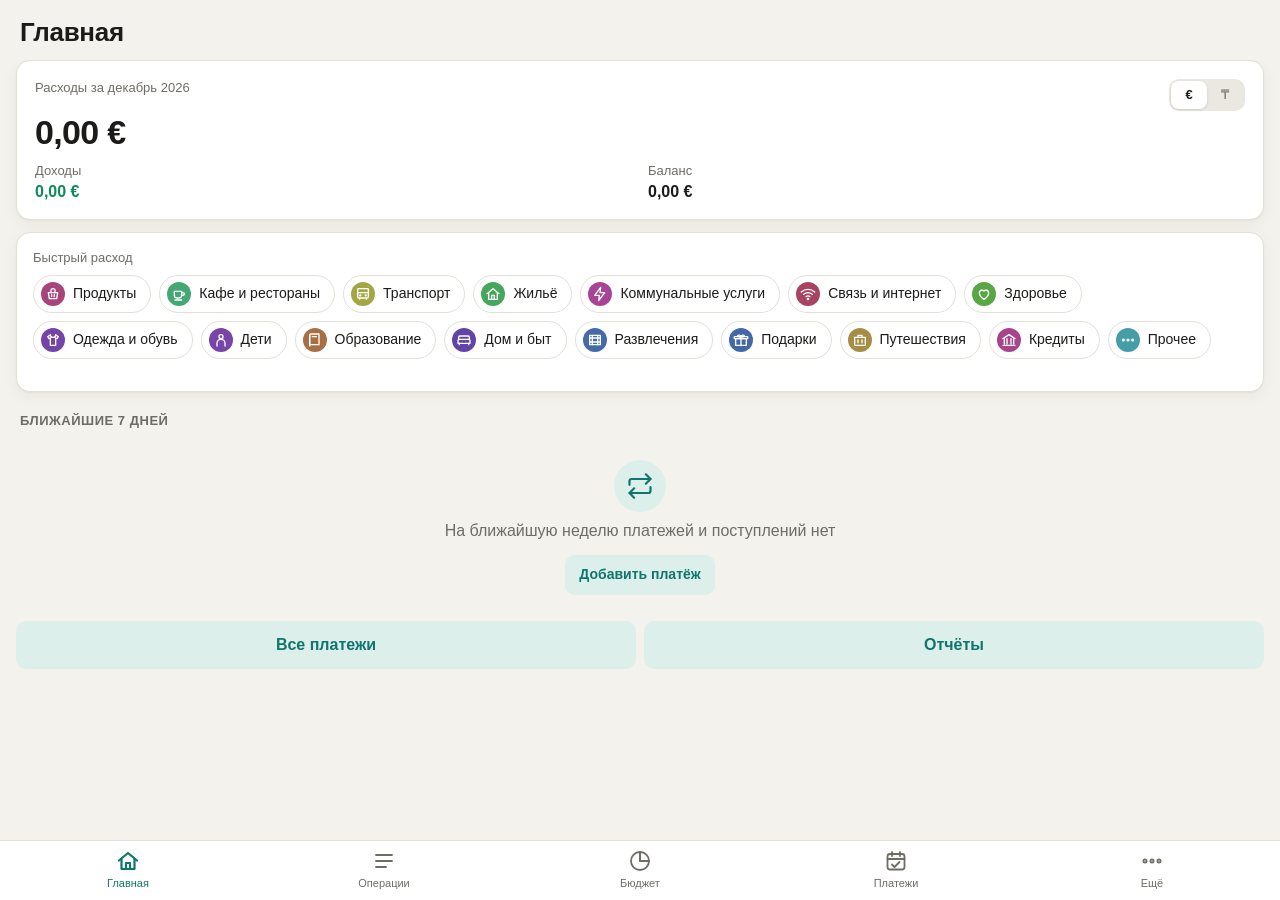
<file: index.html>
<!doctype html>
<html lang="ru">
<head>
  <meta charset="utf-8">
  <meta name="viewport" content="width=device-width, initial-scale=1, viewport-fit=cover">
  <meta name="color-scheme" content="light dark">
  <meta name="theme-color" content="#f4f2ed" media="(prefers-color-scheme: light)">
  <meta name="theme-color" content="#151715" media="(prefers-color-scheme: dark)">
  <meta name="apple-mobile-web-app-capable" content="yes">
  <meta name="apple-mobile-web-app-status-bar-style" content="default">
  <meta name="apple-mobile-web-app-title" content="Финансы">
  <title>Финансы</title>
  <link rel="manifest" href="manifest.webmanifest">
  <link rel="icon" href="icons/icon.svg" type="image/svg+xml">
  <link rel="apple-touch-icon" href="icons/apple-touch-icon.png">
  <link rel="stylesheet" href="src/styles.css">
</head>
<body>
  <header class="topbar">
    <a id="back-link" class="back-link" href="#/" hidden><span aria-hidden="true">‹</span> Назад</a>
    <h1 id="page-title">Главная</h1>
  </header>

  <main id="view" class="view" aria-live="polite"></main>

  <nav class="tabbar" aria-label="Разделы">
    <a href="#/" data-route="/" class="tab">
      <svg viewBox="0 0 24 24" aria-hidden="true"><path d="M3 11.5 12 4l9 7.5"/><path d="M5.5 10v10h13V10"/><path d="M10 20v-6h4v6"/></svg>
      <span>Главная</span>
    </a>
    <a href="#/operations" data-route="/operations" class="tab">
      <svg viewBox="0 0 24 24" aria-hidden="true"><path d="M4 6h16M4 12h16M4 18h10"/></svg>
      <span>Операции</span>
    </a>
    <a href="#/budget" data-route="/budget" class="tab">
      <svg viewBox="0 0 24 24" aria-hidden="true"><path d="M12 3a9 9 0 1 0 9 9h-9z"/><path d="M12 3v9h9a9 9 0 0 0-9-9z"/></svg>
      <span>Бюджет</span>
    </a>
    <a href="#/payments" data-route="/payments" class="tab">
      <svg viewBox="0 0 24 24" aria-hidden="true"><rect x="3.5" y="5" width="17" height="15.5" rx="2.5"/><path d="M3.5 10h17M8 3v4M16 3v4"/><path d="M8 15.5l2.5 2.5 5-5"/></svg>
      <span>Платежи</span>
    </a>
    <a href="#/more" data-route="/more" class="tab">
      <svg viewBox="0 0 24 24" aria-hidden="true"><circle cx="5" cy="12" r="1.6"/><circle cx="12" cy="12" r="1.6"/><circle cx="19" cy="12" r="1.6"/></svg>
      <span>Ещё</span>
    </a>
  </nav>

  <script type="module" src="src/app.js"></script>
</body>
</html>
</file>
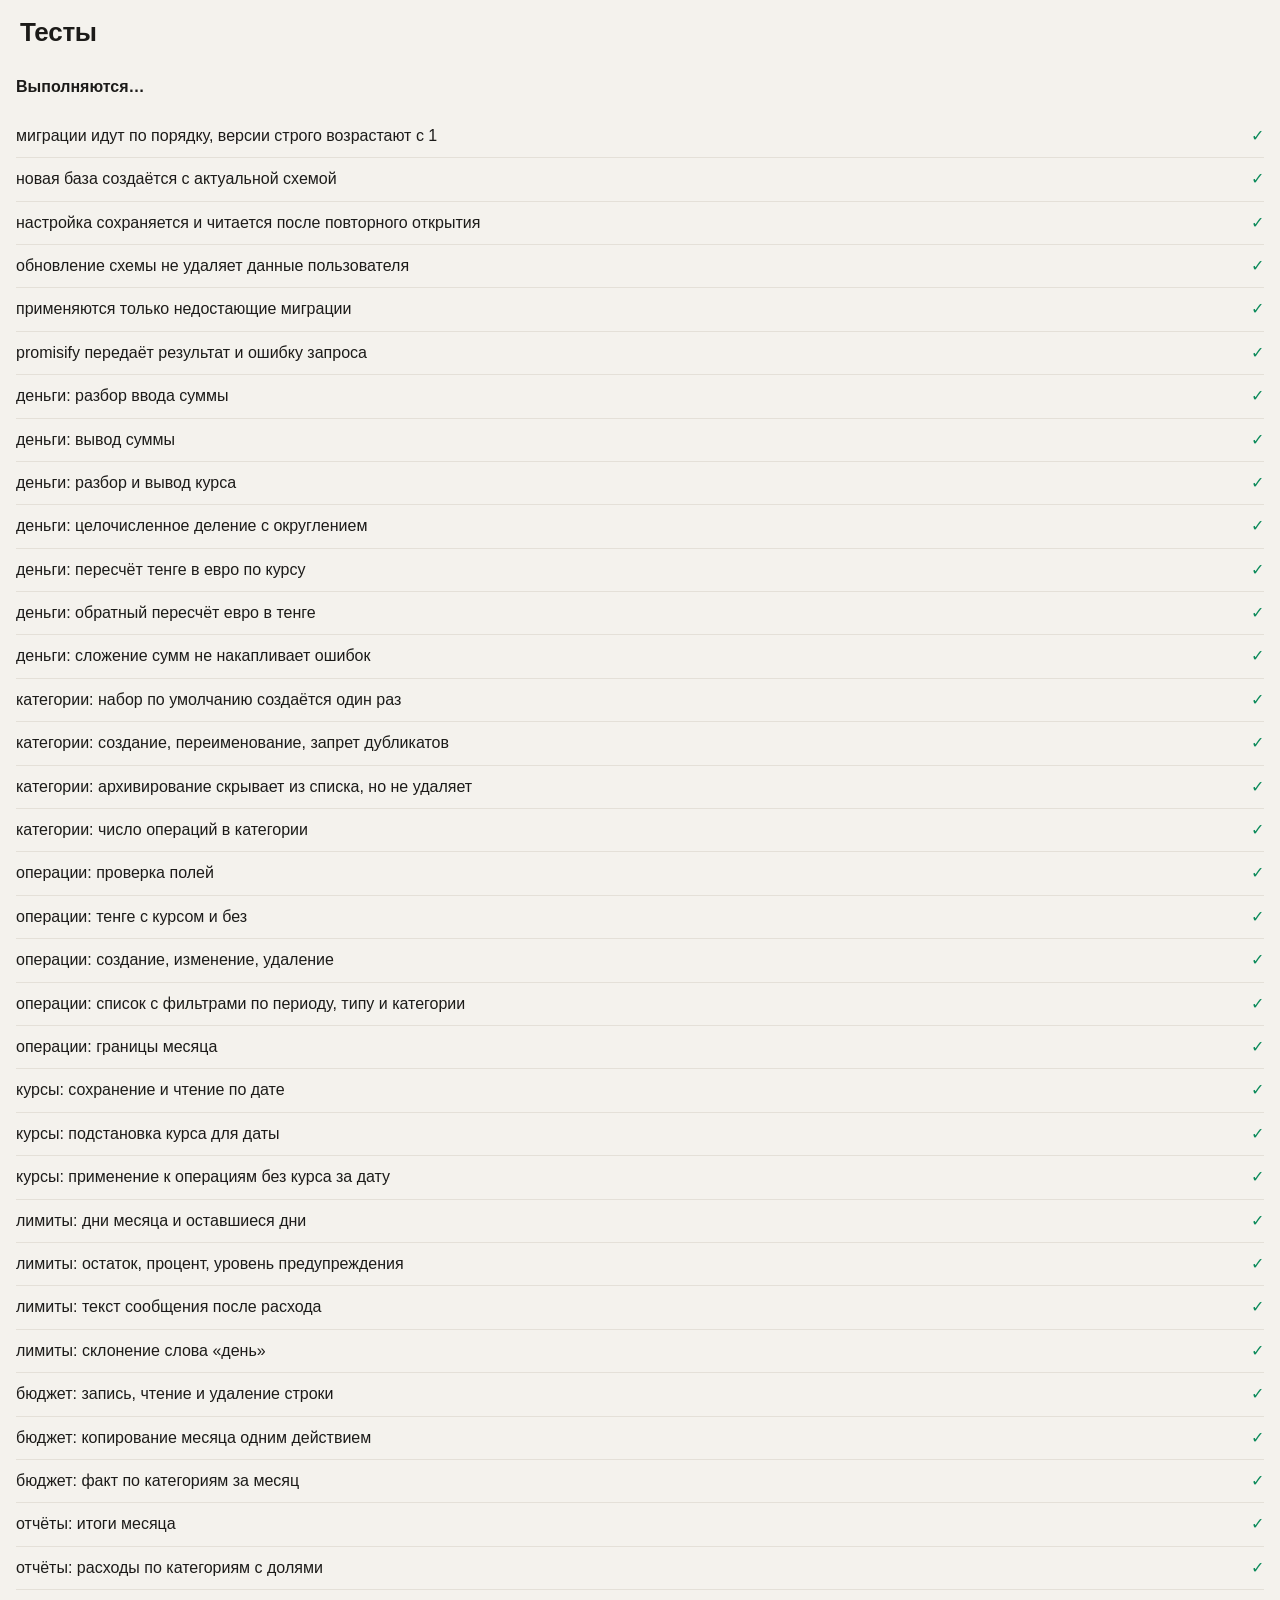
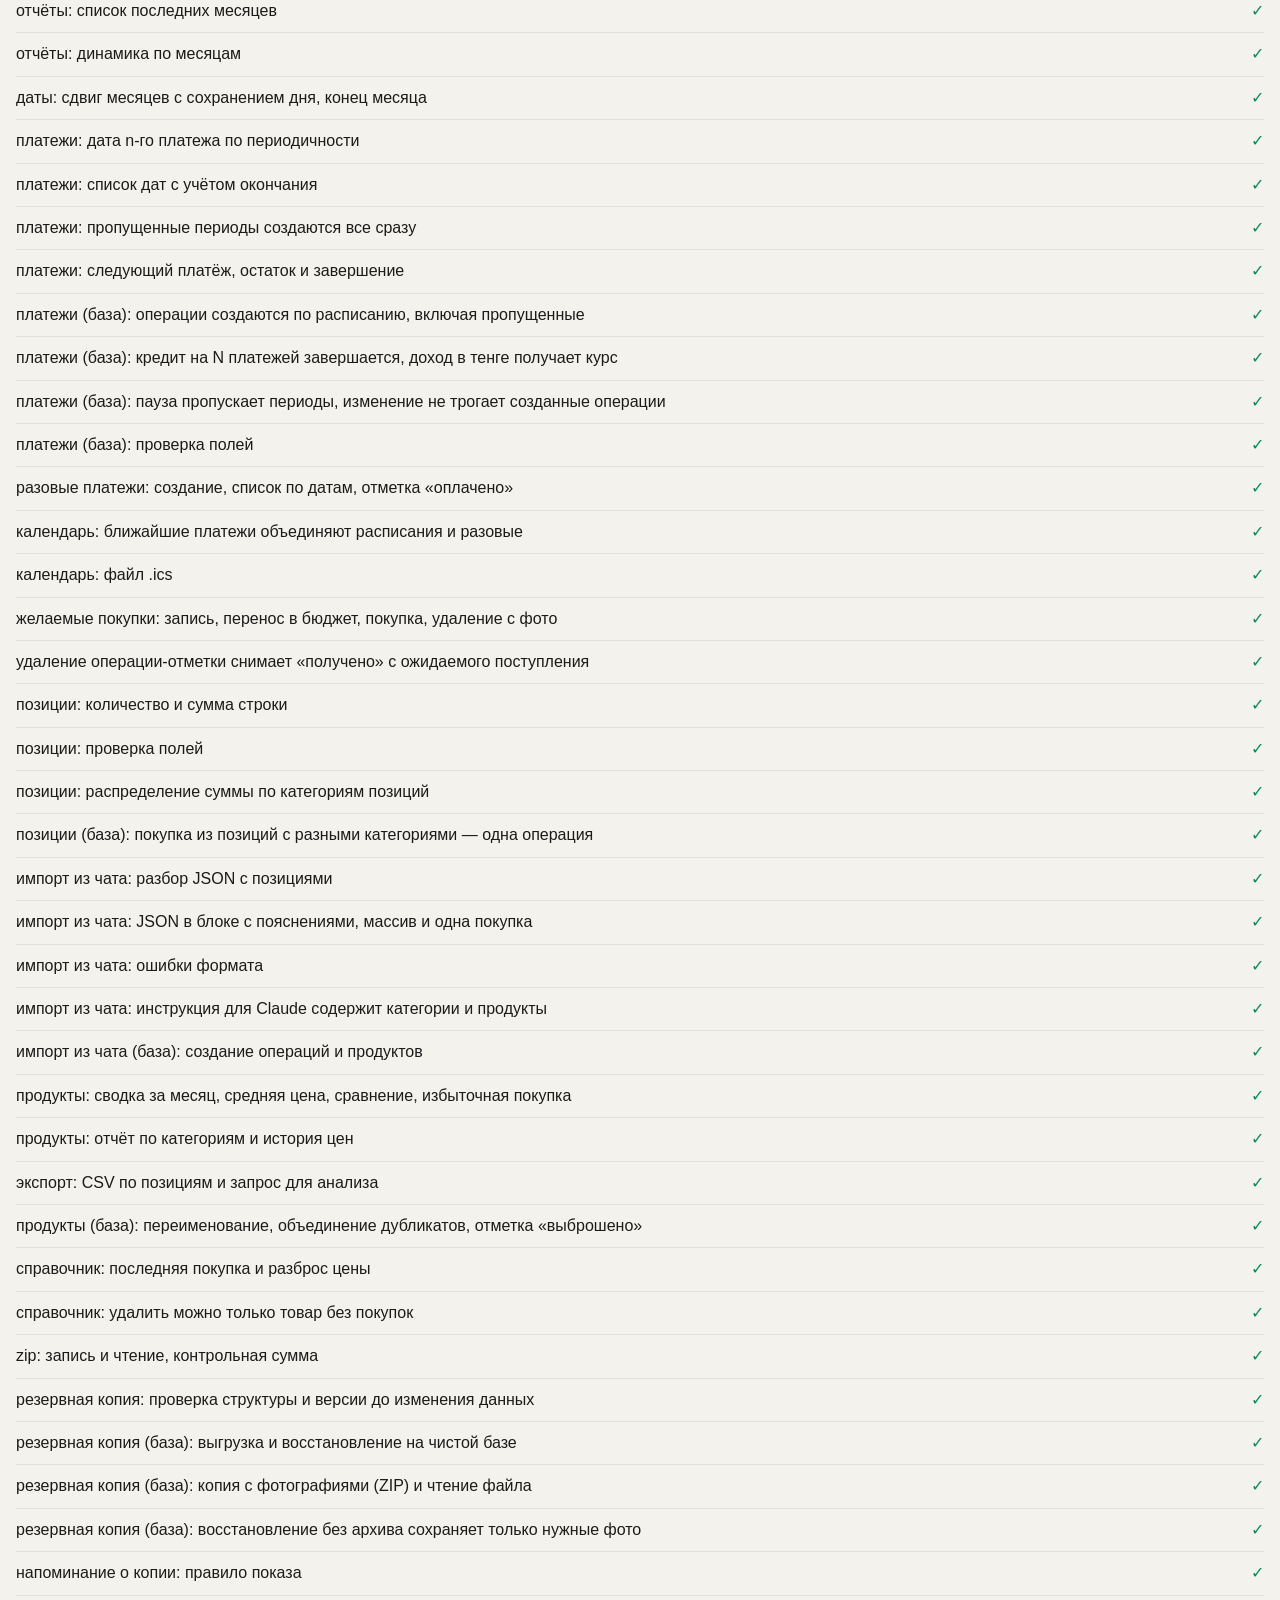
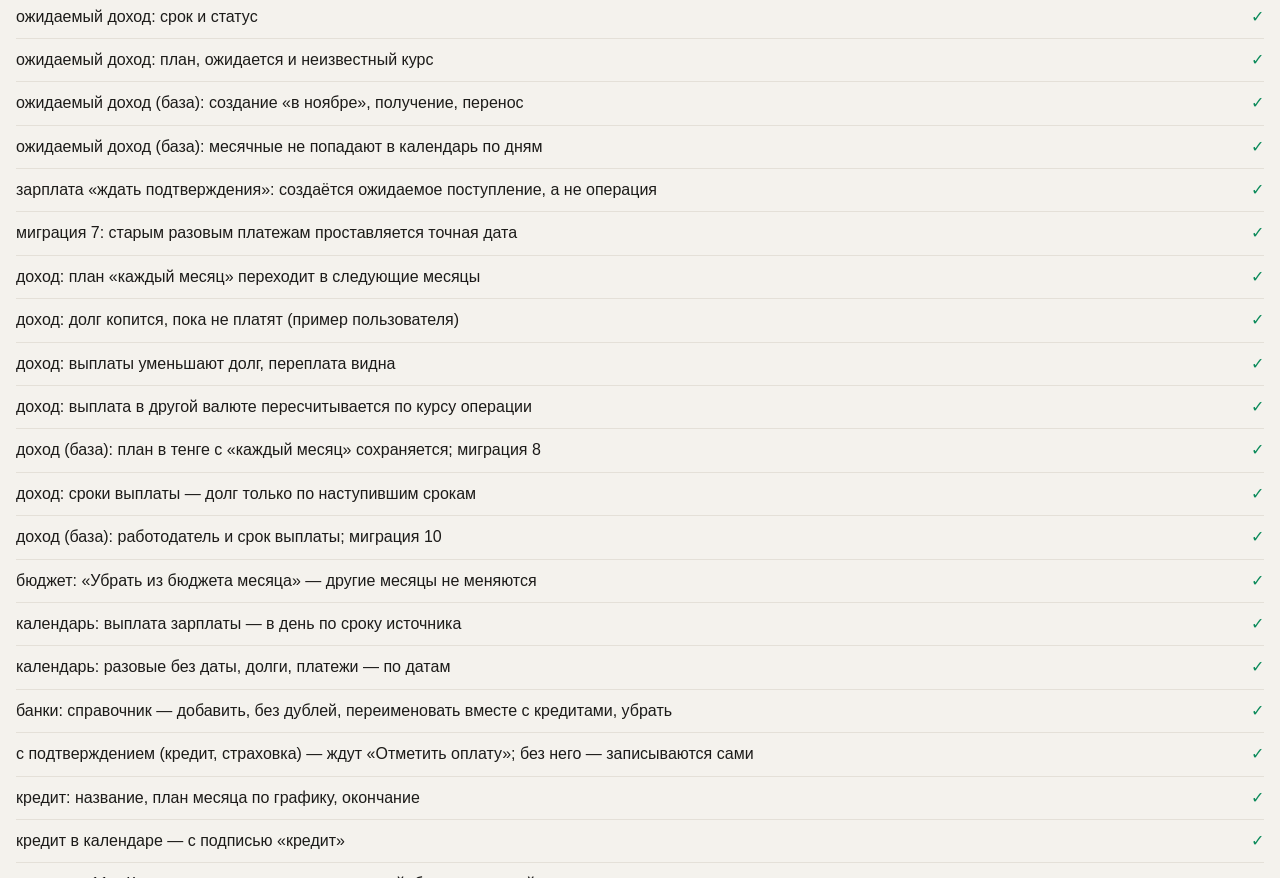
<file: tests/index.html>
<!doctype html>
<html lang="ru">
<head>
  <meta charset="utf-8">
  <meta name="viewport" content="width=device-width, initial-scale=1">
  <meta name="color-scheme" content="light dark">
  <title>Тесты — Финансы</title>
  <link rel="stylesheet" href="../src/styles.css">
  <style>
    .t-ok { color: var(--ok); }
    .t-fail { color: var(--danger); }
    pre { white-space: pre-wrap; font-size: 13px; }
    #summary { font-weight: 600; margin: 16px 0; }
  </style>
</head>
<body>
  <header class="topbar"><h1>Тесты</h1></header>
  <main class="view" style="padding-bottom:16px">
    <div id="summary">Выполняются…</div>
    <ul id="results" class="status-list"></ul>
  </main>
  <script type="module" src="./run.js"></script>
</body>
</html>
</file>
<file: src/styles.css>
/* Дизайн-токены. Светлая тема — тёплый фон, тёмно-зелёный акцент; тёмная — те же роли. */
:root {
  --bg: #f4f2ed;
  --surface: #ffffff;
  --surface-2: #ebe8e1;
  --text: #1c1b19;
  --text-muted: #6f6c66;
  --border: #e4e0d8;
  --accent: #0f766e;
  --accent-text: #ffffff;
  --accent-soft: #dcefeb;
  --danger: #c2410c;
  --danger-soft: #fde8df;
  --warn: #b45309;
  --warn-soft: #fcefd9;
  --ok: #0b8a5a;
  --ok-soft: #dff3ea;
  --chart-income: #0b8a5a;
  --chart-expense: #0f766e;
  --radius: 14px;
  --radius-sm: 10px;
  --tabbar-h: 60px;
  --shadow: 0 1px 2px rgba(28, 27, 25, 0.04), 0 4px 16px rgba(28, 27, 25, 0.05);
}

@media (prefers-color-scheme: dark) {
  :root {
    --bg: #151715;
    --surface: #1e2220;
    --surface-2: #2a2f2b;
    --text: #ece9e2;
    --text-muted: #9d9a92;
    --border: #2e342f;
    --accent: #2fb5a5;
    --accent-text: #07201c;
    --accent-soft: #1b3a36;
    --danger: #f0825f;
    --danger-soft: #3b2420;
    --warn: #e3a24a;
    --warn-soft: #3a2e1c;
    --ok: #4cc38a;
    --ok-soft: #1c3528;
    --chart-income: #4cc38a;
    --chart-expense: #2fb5a5;
    --shadow: none;
  }
}

* { box-sizing: border-box; }

html, body {
  margin: 0;
  height: 100%;
  background: var(--bg);
  color: var(--text);
  font: 16px/1.4 -apple-system, BlinkMacSystemFont, "SF Pro Text", "Segoe UI", Roboto, sans-serif;
  font-variant-numeric: tabular-nums;
  -webkit-text-size-adjust: 100%;
  -webkit-tap-highlight-color: transparent;
}

body { display: flex; flex-direction: column; min-height: 100dvh; }

a { color: var(--accent); }

/* Шапка и навигация */
.topbar {
  display: flex;
  align-items: center;
  gap: 4px;
  padding: calc(env(safe-area-inset-top) + 14px) 20px 10px;
  position: sticky;
  top: 0;
  z-index: 2;
  background: var(--bg);
}
.topbar h1 { margin: 0; font-size: 26px; font-weight: 700; letter-spacing: -0.01em; }
.back-link {
  display: inline-flex; align-items: center; justify-content: center;
  width: 36px; height: 36px; margin-left: -10px;
  font-size: 30px; line-height: 1; color: var(--accent); text-decoration: none;
}
.back-link[hidden] { display: none; }

.view { flex: 1; padding: 0 16px calc(var(--tabbar-h) + env(safe-area-inset-bottom) + 24px); }

.tabbar {
  position: fixed; left: 0; right: 0; bottom: 0;
  display: flex;
  height: calc(var(--tabbar-h) + env(safe-area-inset-bottom));
  padding-bottom: env(safe-area-inset-bottom);
  background: var(--surface);
  border-top: 1px solid var(--border);
  z-index: 2;
}
.tab {
  flex: 1; display: flex; flex-direction: column; align-items: center; justify-content: center; gap: 3px;
  font-size: 11px; font-weight: 500; color: var(--text-muted); text-decoration: none;
}
.tab svg { width: 24px; height: 24px; stroke: currentColor; fill: none; stroke-width: 1.8; stroke-linecap: round; stroke-linejoin: round; }
.tab.active { color: var(--accent); }
.tab.active svg { stroke-width: 2.2; }

/* Карточки и списки */
.card {
  background: var(--surface);
  border: 1px solid var(--border);
  border-radius: var(--radius);
  padding: 16px;
  margin-bottom: 12px;
  box-shadow: var(--shadow);
}
.list-card { padding: 2px 16px; }
.list {
  background: var(--surface);
  border: 1px solid var(--border);
  border-radius: var(--radius);
  margin-bottom: 12px;
  overflow: hidden;
  box-shadow: var(--shadow);
}
.list > .row { border: 0; border-radius: 0; margin: 0; box-shadow: none; border-bottom: 1px solid var(--border); }
.list > .row:last-child { border-bottom: 0; }

.row {
  display: flex; align-items: center; gap: 12px;
  padding: 11px 16px;
  background: var(--surface);
  color: inherit; text-decoration: none;
}
.row:active { background: var(--surface-2); }
.row-main { flex: 1; min-width: 0; }
.row-main > div:first-child { font-weight: 500; white-space: nowrap; overflow: hidden; text-overflow: ellipsis; }
.row-amount { text-align: right; white-space: nowrap; font-weight: 600; }
.row-amount .small { font-weight: 400; }
.expense { color: var(--text); }
.income { color: var(--ok); }
.over { color: var(--danger); }
.warn { color: var(--warn); }
.muted { color: var(--text-muted); }
.small { font-size: 13px; }
.empty { text-align: center; padding: 32px 0; }

.avatar {
  flex: none; width: 38px; height: 38px; border-radius: 50%;
  display: flex; align-items: center; justify-content: center;
  font-size: 15px; font-weight: 600; color: #fff;
}
.avatar-income { background: var(--ok-soft); color: var(--ok); }

.section-title { font-size: 13px; font-weight: 600; letter-spacing: 0.04em; text-transform: uppercase; color: var(--text-muted); margin: 20px 4px 8px; }
.date-head { font-size: 12px; font-weight: 600; letter-spacing: 0.04em; text-transform: uppercase; color: var(--text-muted); margin: 16px 4px 6px; }
.cat-row, .menu-row { display: flex; align-items: center; gap: 10px; padding: 12px 0; border-bottom: 1px solid var(--border); }
.cat-row:last-of-type, .menu-row:last-child { border-bottom: 0; }
.cat-name { flex: 1; }
.menu-row { justify-content: space-between; color: inherit; text-decoration: none; min-height: 48px; }
.menu-row > span:last-child { color: var(--text-muted); }
.status-list { list-style: none; padding: 0; margin: 0; }
.status-list li { display: flex; justify-content: space-between; padding: 10px 0; border-bottom: 1px solid var(--border); }
.status-list li:last-child { border-bottom: 0; }
details summary { padding: 12px 0; cursor: pointer; list-style: none; display: flex; justify-content: space-between; }
details summary::after { content: '›'; color: var(--text-muted); transform: rotate(90deg); }
details[open] summary::after { transform: rotate(-90deg); }
details summary::-webkit-details-marker { display: none; }

/* Сводка месяца на главной */
.hero { padding: 18px 18px 16px; }
.hero-label { font-size: 13px; color: var(--text-muted); }
.hero-value { font-size: 34px; font-weight: 700; letter-spacing: -0.02em; line-height: 1.15; margin: 2px 0 10px; }
.hero-grid { display: grid; grid-template-columns: 1fr 1fr; gap: 8px 16px; }
.hero-grid .small { color: var(--text-muted); }
.hero-grid strong { font-weight: 600; }
.hero .bar { margin: 12px 0 6px; }

/* Кнопки */
.btn {
  display: inline-flex; align-items: center; justify-content: center;
  min-height: 48px; padding: 0 18px;
  border: 0; border-radius: var(--radius-sm);
  background: var(--accent); color: var(--accent-text);
  font: inherit; font-weight: 600; text-decoration: none; cursor: pointer;
}
.btn:active { filter: brightness(0.92); }
.btn-secondary { background: var(--accent-soft); color: var(--accent); }
.btn-danger { width: 100%; background: transparent; color: var(--danger); border: 1px solid var(--border); }
.btn-small { min-height: 40px; padding: 0 14px; font-size: 14px; }
.btn-row { display: flex; gap: 8px; margin: 4px 0 12px; }
.btn-row .btn { flex: 1; }
.link-btn { border: 0; background: transparent; color: var(--accent); font: inherit; font-weight: 500; cursor: pointer; padding: 6px; }
.icon-btn {
  width: 44px; height: 44px; border: 0; border-radius: 50%;
  background: transparent; color: var(--accent); font-size: 28px; line-height: 1; cursor: pointer;
}
.fab {
  position: fixed; right: 16px;
  bottom: calc(var(--tabbar-h) + env(safe-area-inset-bottom) + 16px);
  width: 56px; height: 56px; display: flex; align-items: center; justify-content: center;
  border-radius: 18px; background: var(--accent); color: var(--accent-text);
  font-size: 30px; line-height: 1; text-decoration: none;
  box-shadow: 0 6px 18px rgba(15, 118, 110, 0.35);
  z-index: 1;
}

/* Формы */
.input, .select {
  width: 100%; min-height: 48px; padding: 0 14px;
  border: 1px solid var(--border); border-radius: var(--radius-sm);
  background: var(--surface); color: var(--text); font: inherit;
}
.input:focus, .select:focus, .textarea:focus { outline: 2px solid var(--accent); outline-offset: -1px; border-color: var(--accent); }
.select { appearance: auto; }
.input-amount { font-size: 26px; font-weight: 600; }
.input[readonly] { background: var(--surface-2); color: var(--text-muted); }
.field { display: block; margin-bottom: 16px; }
.field[hidden] { display: none; }
.field-label { display: block; font-size: 13px; font-weight: 500; color: var(--text-muted); margin-bottom: 6px; }
.form-actions {
  position: sticky; bottom: calc(var(--tabbar-h) + env(safe-area-inset-bottom));
  margin: 20px -16px 12px; padding: 10px 16px;
  background: linear-gradient(to top, var(--bg) 70%, transparent);
}
.form-actions .btn { width: 100%; box-shadow: var(--shadow); }
.amount-row { display: flex; gap: 8px; }
.amount-row .input { flex: 1; }
.segmented { display: flex; padding: 3px; border-radius: var(--radius-sm); background: var(--surface-2); }
.segmented button {
  flex: 1; min-height: 40px; min-width: 52px;
  border: 0; border-radius: 8px; background: transparent; color: var(--text-muted);
  font: inherit; font-weight: 500; cursor: pointer;
}
.segmented button.active { background: var(--surface); color: var(--text); font-weight: 600; box-shadow: 0 1px 3px rgba(0, 0, 0, 0.12); }
.textarea { min-height: 120px; padding: 10px 14px; resize: vertical; font-family: ui-monospace, Menlo, monospace; font-size: 13px; }
.input-sm { flex: 0 0 72px; padding: 0 8px; min-height: 40px; font-size: 14px; }
select.input-sm { flex: 0 0 64px; }
.add-row { display: flex; gap: 8px; padding: 10px 0; }
.cat-row input[type=checkbox] { width: 20px; height: 20px; accent-color: var(--accent); }

/* Фильтры и месяц */
.filters { margin-bottom: 12px; }
.month-nav { display: flex; align-items: center; justify-content: center; gap: 4px; margin-bottom: 8px; }
.month-label { min-width: 160px; text-align: center; font-weight: 600; }
.filter-row { display: flex; gap: 8px; }
.filter-row .select { flex: 1; min-width: 0; }

/* Итоги и плитки */
.totals > div { display: flex; justify-content: space-between; padding: 4px 0; }
.tiles { display: grid; grid-template-columns: repeat(3, 1fr); gap: 8px; }
.tile-value { font-weight: 700; font-size: 17px; white-space: nowrap; }

/* Баннеры и сообщения */
.banner {
  display: block; padding: 14px 16px; margin-bottom: 12px;
  background: var(--accent-soft); color: var(--text);
  border-radius: var(--radius); text-decoration: none;
  border-left: 4px solid var(--accent);
}
.banner-warn { background: var(--warn-soft); border-left-color: var(--warn); }
.banner-warn .btn { background: var(--warn); color: #fff; }
.toast {
  position: fixed; left: 16px; right: 16px;
  bottom: calc(var(--tabbar-h) + env(safe-area-inset-bottom) + 16px);
  padding: 12px 16px; background: var(--text); color: var(--bg);
  border-radius: var(--radius-sm); text-align: center; z-index: 10; white-space: pre-line;
  box-shadow: 0 6px 18px rgba(0, 0, 0, 0.25);
}
.toast-error { background: var(--danger); color: #fff; }

/* Бюджет и лимиты */
.plan-head, .plan-row { display: grid; grid-template-columns: 1fr auto auto; gap: 16px; padding: 4px 0; }
.plan-row > span:nth-child(n+2), .plan-head > span:nth-child(n+2) { text-align: right; min-width: 90px; }
.row-budget { display: block; }
.row-top { display: flex; justify-content: space-between; align-items: flex-start; gap: 12px; }
.bar { height: 6px; border-radius: 3px; background: var(--surface-2); margin: 8px 0 6px; overflow: hidden; }
.bar-fill { height: 100%; background: var(--ok); border-radius: 3px; }
.bar-warn .bar-fill { background: var(--warn); }
.bar-over .bar-fill { background: var(--danger); }
.copy-row { margin-bottom: 12px; }
.copy-row-compact .add-row { padding: 0; }

/* Отчёты */
.bars { padding: 8px 16px; }
.bar-row { padding: 8px 0; }
.bar-row-head { display: flex; justify-content: space-between; gap: 12px; font-size: 15px; }
.bar-row-amount { white-space: nowrap; }
.hbar { height: 8px; background: var(--surface-2); border-radius: 4px; margin-top: 6px; overflow: hidden; }
.hbar-fill { height: 100%; background: var(--chart-expense); border-radius: 4px; }
.chart { width: 100%; height: auto; display: block; }
.chart-income { fill: var(--chart-income); }
.chart-expense { fill: var(--chart-expense); }
.chart-axis { stroke: var(--border); stroke-width: 1; }
.chart-label { fill: var(--text-muted); font-size: 11px; }
.legend { display: flex; gap: 16px; margin-top: 8px; font-size: 13px; color: var(--text-muted); }
.legend span { display: inline-flex; align-items: center; gap: 6px; }
.swatch { width: 10px; height: 10px; border-radius: 2px; display: inline-block; }
.swatch-income { background: var(--chart-income); }
.swatch-expense { background: var(--chart-expense); }
.table { width: 100%; border-collapse: collapse; font-size: 13px; }
.table th { font-weight: 500; color: var(--text-muted); text-align: left; padding: 8px 0; border-bottom: 1px solid var(--border); }
.table td { padding: 8px 0 8px 6px; border-bottom: 1px solid var(--border); }
.table td:first-child, .table th:first-child { padding-left: 0; }
.table tr:last-child td { border-bottom: 0; }
.table .num { text-align: right; white-space: nowrap; }

/* Платежи, календарь, желаемые покупки */
.pay-card { padding: 12px 16px; }
.pay-card .row-top { color: inherit; text-decoration: none; }
.row-actions { display: flex; gap: 4px; flex-wrap: wrap; margin-top: 6px; }
.row-actions .link-btn { padding: 6px 8px 6px 0; font-size: 14px; text-decoration: none; }
.cal-grid { display: grid; grid-template-columns: repeat(7, 1fr); gap: 4px; }
.cal-head { text-align: center; font-size: 12px; color: var(--text-muted); padding: 4px 0; }
.cal-day {
  position: relative; aspect-ratio: 1; border: 0; border-radius: 10px;
  background: transparent; color: var(--text); font: inherit; font-size: 15px; cursor: pointer;
}
.cal-today { font-weight: 700; color: var(--accent); }
.cal-selected { background: var(--accent); color: var(--accent-text); }
.cal-dot { position: absolute; left: 50%; bottom: 5px; width: 5px; height: 5px; margin-left: -2px; border-radius: 50%; background: var(--warn); }
.cal-selected .cal-dot { background: var(--accent-text); }
.thumb { width: 44px; height: 44px; flex: none; border-radius: 10px; background: var(--surface-2); overflow: hidden; }
.thumb img { width: 100%; height: 100%; object-fit: cover; display: block; }
.wish-row .row-amount { margin-left: auto; }
.photo-preview img { max-width: 100%; max-height: 240px; border-radius: var(--radius-sm); display: block; margin-bottom: 8px; }

/* Позиции, импорт, быстрый ввод */
.items-editor { margin-top: 8px; }
.item-row { padding: 8px 0; border-bottom: 1px solid var(--border); }
.item-row:last-child { border-bottom: 0; }
.item-line { display: flex; gap: 6px; align-items: center; margin-bottom: 6px; }
.item-line .input, .item-line .select { min-width: 0; }
.item-line .select:not(.input-sm) { flex: 1; min-height: 40px; font-size: 14px; }
.item-line .input:not(.input-sm) { flex: 1; }
.select-missing { border-color: var(--warn); }
.items-total { margin-left: auto; font-weight: 600; align-self: center; }
.chips { display: flex; flex-wrap: wrap; gap: 8px; margin: 8px 0; }
.chip {
  min-height: 38px; padding: 0 14px; border: 1px solid var(--border); border-radius: 19px;
  background: var(--surface); color: var(--text); font: inherit; font-size: 14px; cursor: pointer;
}
.chip.active { background: var(--accent); color: var(--accent-text); border-color: var(--accent); }
.quick-form { display: flex; gap: 8px; margin: 8px 0; }
.quick-form .input { flex: 1; }
.quick-form[hidden] { display: none; }
.row-budget .row-main > div:first-child { white-space: normal; }

/* Иконки категорий */
.icon { stroke: currentColor; fill: none; stroke-width: 1.9; stroke-linecap: round; stroke-linejoin: round; display: block; }
.avatar .icon { stroke-width: 2; }
.avatar-sm { width: 26px; height: 26px; font-size: 12px; }
.chip { display: inline-flex; align-items: center; gap: 8px; padding-left: 7px; }
.chip .avatar-sm { width: 24px; height: 24px; }
.chip.active .avatar { background: rgba(255, 255, 255, 0.25) !important; }

/* Дополнения по исследованию: круг категорий, быстрый экран, итог дня, календарь трат, пустые состояния */
.donut-wrap { display: flex; gap: 14px; align-items: center; }
.donut { width: 140px; height: 140px; flex: none; }
.donut-seg { cursor: pointer; transition: stroke-width .15s; }
.donut-seg:hover { stroke-width: 22; }
.donut-label { fill: var(--text); font-size: 15px; font-weight: 700; }
.donut-legend { flex: 1; min-width: 0; display: flex; flex-direction: column; gap: 2px; }
.donut-row { display: flex; align-items: center; gap: 8px; padding: 3px 0; color: inherit; text-decoration: none; font-size: 14px; }
.donut-row .avatar-sm { width: 22px; height: 22px; }
.donut-row .avatar-sm .icon { width: 13px; height: 13px; }
.donut-name { flex: 1; min-width: 0; white-space: nowrap; overflow: hidden; text-overflow: ellipsis; }
.donut-sum { font-weight: 600; white-space: nowrap; }
.quick-add { padding-top: 8px; }
.quick-amount-wrap { position: relative; margin-bottom: 8px; }
.quick-amount { font-size: 40px; font-weight: 700; text-align: center; min-height: 72px; padding-right: 48px; }
.quick-currency { position: absolute; right: 20px; top: 50%; transform: translateY(-50%); font-size: 24px; color: var(--text-muted); }
.date-head-total { display: flex; justify-content: space-between; text-transform: none; font-size: 13px; }
.date-head-total span:first-child { text-transform: uppercase; }
.cal-day { display: flex; flex-direction: column; align-items: center; justify-content: center; line-height: 1.1; }
.cal-spent { background: color-mix(in srgb, var(--accent) calc(var(--tint, 0) * 32%), transparent); }
.cal-sum { font-size: 9.5px; color: var(--text-muted); margin-top: 1px; }
.cal-selected .cal-sum { color: var(--accent-text); }
.cal-dot { bottom: 2px; }
.empty-state { text-align: center; padding: 22px 16px; }
.empty-icon { width: 52px; height: 52px; margin: 0 auto 8px; border-radius: 50%; background: var(--accent-soft); color: var(--accent); display: flex; align-items: center; justify-content: center; }
.empty-state p { margin: 0 0 12px; }
.donut-wrap { flex-direction: column; align-items: stretch; gap: 10px; }
.donut { width: 150px; height: 150px; margin: 0 auto; }
.donut-legend { display: grid; grid-template-columns: 1fr 1fr; gap: 2px 14px; }
.donut-row .muted { flex: none; }
.donut-legend { grid-template-columns: 1fr; }

/* Выбор валюты на быстрых экранах */
.quick-currency-row { display: flex; justify-content: center; margin: 0 0 6px; }
.quick-currency-row .segmented { width: 140px; }
.quick-form { flex-direction: column; align-items: stretch; }
.quick-form-row { display: flex; gap: 8px; }
.quick-form-row .input { flex: 1; min-width: 0; }
.segmented-compact { flex: none; width: 96px; }
.segmented-compact button { min-width: 0; min-height: 44px; }
.rate-line { margin: 0 0 12px; }
.rate-line .link-btn { padding: 0; }

/* Ожидаемые поступления */
.expected-row { align-items: center; }
.expected-row .row-amount { display: flex; flex-direction: column; align-items: flex-end; gap: 4px; }
.expected-btn { min-height: 32px; padding: 0 12px; font-size: 13px; }
.chip-status { display: inline-block; padding: 1px 8px; border-radius: 10px; font-size: 12px; font-weight: 500; }
.chip-expected { background: var(--surface-2); color: var(--text-muted); }
.chip-overdue { background: var(--warn-soft); color: var(--warn); }
.chip-received { background: var(--ok-soft); color: var(--ok); }
.expected-received { opacity: .75; }
.status-card { border-left: 4px solid var(--text-muted); }
.status-card.status-overdue { border-left-color: var(--warn); background: var(--warn-soft); }
.status-card.status-received { border-left-color: var(--ok); background: var(--ok-soft); }
.status-card.status-expected { border-left-color: var(--accent); }
details[hidden] { display: none; }

/* Источник дохода: план, получено, долг */
.card-title { font-weight: 600; margin-bottom: 6px; }
.debt-owed { border-left: 4px solid var(--warn); }
.debt-card.debt-owed { background: var(--warn-soft); }
.debt-card.debt-owed .hero-value { color: var(--warn); }
.debt-card.debt-ok { border-left: 4px solid var(--ok); }

/* Валюта показа итогов */
.segmented-mini { padding: 2px; flex: none; }
.segmented-mini button { min-height: 28px; min-width: 36px; font-size: 13px; padding: 0 8px; }
.display-row { display: flex; align-items: center; justify-content: flex-end; gap: 8px; margin: -4px 0 10px; }

/* Валюта показа итогов */
.segmented-mini { padding: 2px; flex: none; }
.segmented-mini button { min-height: 28px; min-width: 36px; font-size: 13px; padding: 0 8px; }
.display-row { display: flex; align-items: center; justify-content: flex-end; gap: 8px; margin: -4px 0 10px; }
.table th + th, .table td + td { padding-left: 8px; }
.debt-card .table { font-size: 12.5px; }

/* Кнопка «Назад»: отдельной строкой над заголовком, крупная зона нажатия */
.topbar { flex-wrap: wrap; row-gap: 0; }
.back-link {
  flex-basis: 100%;
  display: inline-flex; align-items: center; gap: 4px;
  width: auto; height: auto; margin: 0 0 2px -4px; padding: 6px 4px;
  font-size: 17px; font-weight: 500;
}
.back-link span { font-size: 28px; line-height: 0.8; margin-top: -3px; }
.back-link[hidden] { display: none; }

/* Своё окно подтверждения (вместо системного confirm/prompt) */
.modal-overlay { position: fixed; inset: 0; z-index: 100; background: rgba(0, 0, 0, .45); display: flex; align-items: flex-end; justify-content: center; padding: 16px 16px calc(16px + env(safe-area-inset-bottom)); }
.modal { width: 100%; max-width: 480px; background: var(--surface); border-radius: 18px; padding: 18px 16px 16px; box-shadow: 0 12px 40px rgba(0, 0, 0, .25); }
.modal-text { margin: 0 0 14px; font-size: 16px; line-height: 1.4; }
.modal .input { margin-bottom: 14px; }
.modal-actions { display: flex; gap: 10px; }
.modal-actions .btn { flex: 1; margin: 0; }

/* Ожидаемое поступление под своим источником дохода */
.expected-nested { padding-left: 44px; }
.expected-nested .avatar { width: 32px; height: 32px; }

/* Календарь: две точки — оплатить (красная) и получить (зелёная) */
.cal-dots { position: absolute; left: 0; right: 0; bottom: 3px; display: flex; justify-content: center; gap: 3px; }
.cal-dots .cal-dot { position: static; margin: 0; }
.cal-dot-out { background: var(--danger); }
.cal-dot-in { background: var(--ok); }
.cal-selected .cal-dot-out, .cal-selected .cal-dot-in { background: var(--accent-text); }
.cal-legend { display: inline-block; position: static; margin: 0 2px 1px 0; vertical-align: middle; }
.cal-total { display: flex; justify-content: space-between; gap: 12px; padding: 4px 0; }

/* Выбор статьи после категории */
.chips-sub { margin-top: 8px; padding-top: 8px; border-top: 1px dashed var(--border); align-items: center; }
.chips-sub[hidden] { display: none; }
.chips-sub-label { margin-right: 2px; }
.chip-small { padding: 6px 10px; font-size: 14px; }

/* Статья под своей категорией в бюджете */
.row-article { padding-left: 40px; background: color-mix(in srgb, var(--surface-2) 45%, transparent); }
.row-article .row-main > div:first-child { font-size: 15px; }
.cat-row-nested { padding-left: 28px; }
.cat-row-nested .cat-name { font-size: 15px; }
.cat-row .link-btn { white-space: nowrap; flex-shrink: 0; font-size: 14px; padding-left: 2px; padding-right: 2px; }
.cat-row .cat-name { min-width: 0; hyphens: auto; }

/* Быстрый ввод на главной: та же форма операции, компактнее */
.card > .form { margin: 0; }
.card > .form .form-actions { margin-bottom: 0; }

/* Источник дохода: строки «подпись · значение · действие» и раскрывающиеся панели */
.kv-row { display: flex; align-items: center; gap: 10px; padding: 8px 0; border-bottom: 1px solid var(--border); }
.kv-row:last-child { border-bottom: 0; }
.kv-row .kv-value { flex: 1; font-weight: 500; }
.panel { padding: 8px 0 10px; border-bottom: 1px solid var(--border); }
.panel[hidden] { display: none; }
.chip-more { background: transparent; border-style: dashed; color: var(--text-muted); }
</file>
